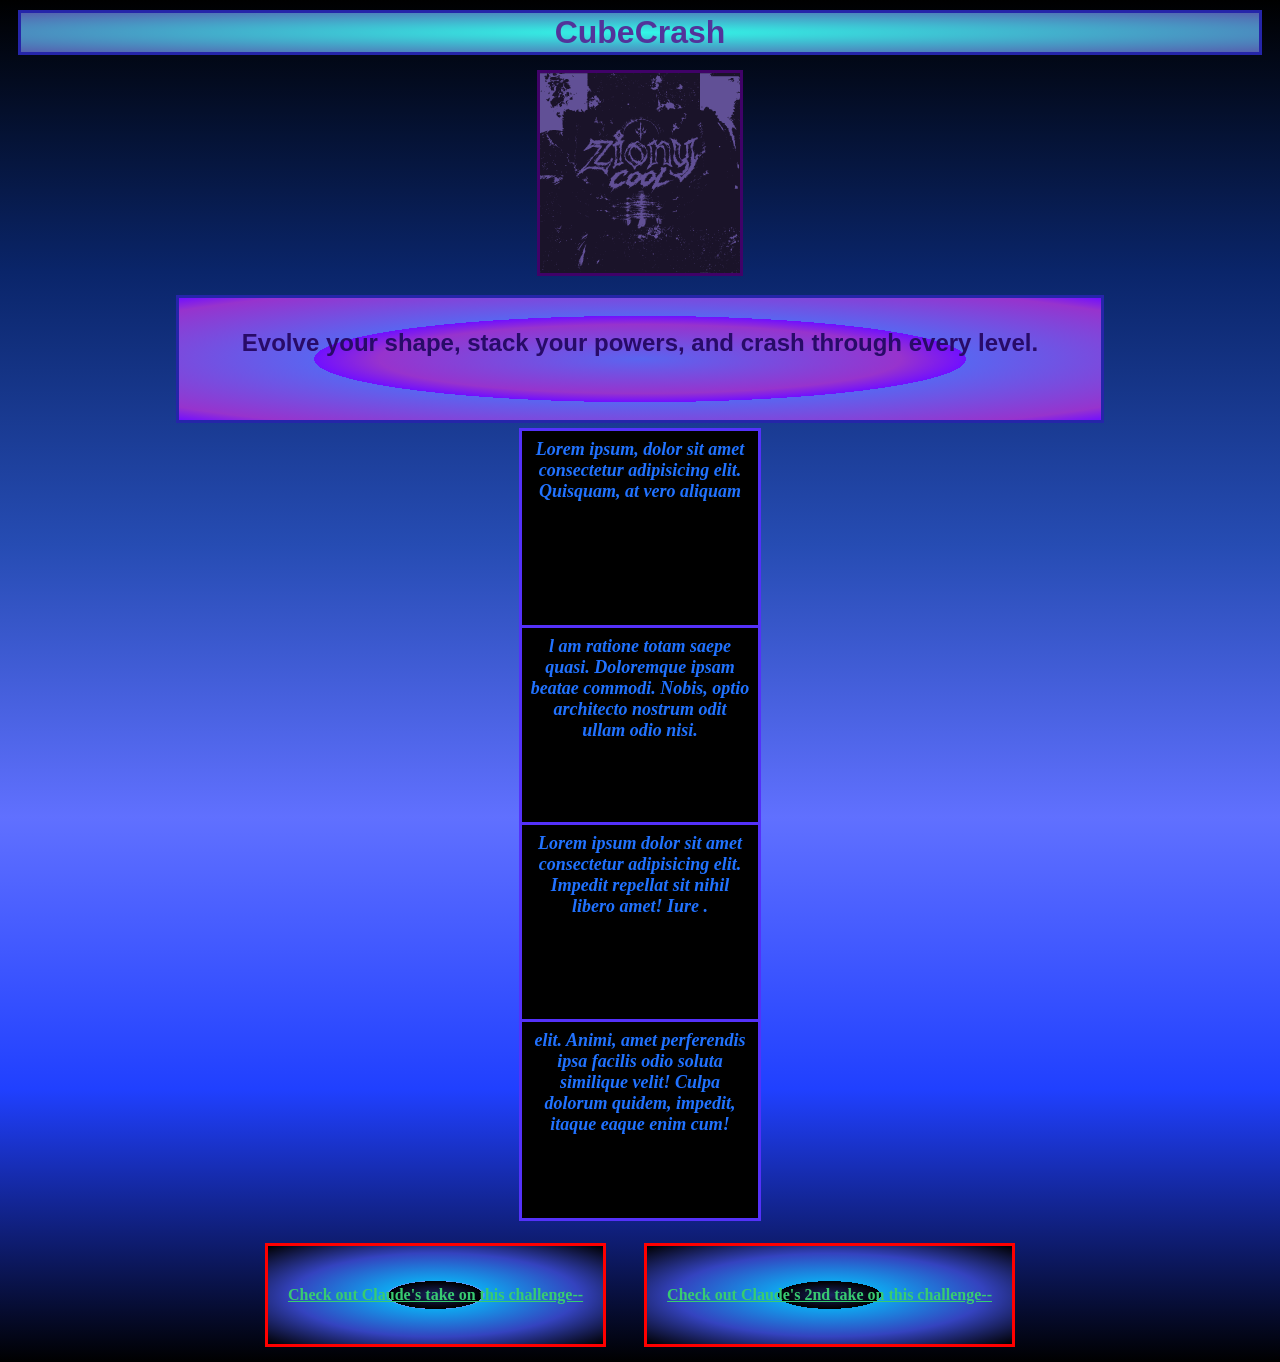
<file: index.html>
<!DOCTYPE html>
<html lang="en">
<head>
    <meta charset="UTF-8">
    <meta name="viewport" content="width=device-width, initial-scale=1.0">
    <title>CubeCrash </title>
    <link rel="stylesheet" href="style.css">
    
</head>
<body>
            <!--Header n Logo.--> 
    <div class="Title-Name"> 
        <h1 class="Heading">CubeCrash</h1>
    </div>
    <img id="Logo" src="./Images/yt logo.png" alt="CubeCrash Logo">
            <!--Main Body Streamline-->
            <div class="Sub-Title"><h2>Evolve your shape, stack your powers, and crash through every level.</h2>
             </div>
             </div>
             <div class=" " >
                <p class="Cube-box ">Lorem ipsum, dolor sit amet consectetur adipisicing elit. Quisquam, at vero aliquam </p>
                <p class="Cube-box ">l am ratione totam saepe quasi. Doloremque ipsam beatae commodi. Nobis, optio architecto nostrum odit ullam odio nisi.</p>
                <p class="Cube-box ">Lorem ipsum dolor sit amet consectetur adipisicing elit. Impedit repellat sit nihil libero amet! Iure .</p>
                <p class="Cube-box ">elit. Animi, amet perferendis ipsa facilis odio soluta similique velit! Culpa dolorum quidem, impedit, itaque eaque enim cum!</p>

             </div>
             <!--link to Claude's take on the challenge-->
             <a href="mock.html" class="Btn-Link">Check out Claude's take on this challenge--</a>
            <a href="mock2.html" class="Btn-Link">Check out Claude's 2nd take on this challenge--</a>


</body>
</body>
</html>
</file>
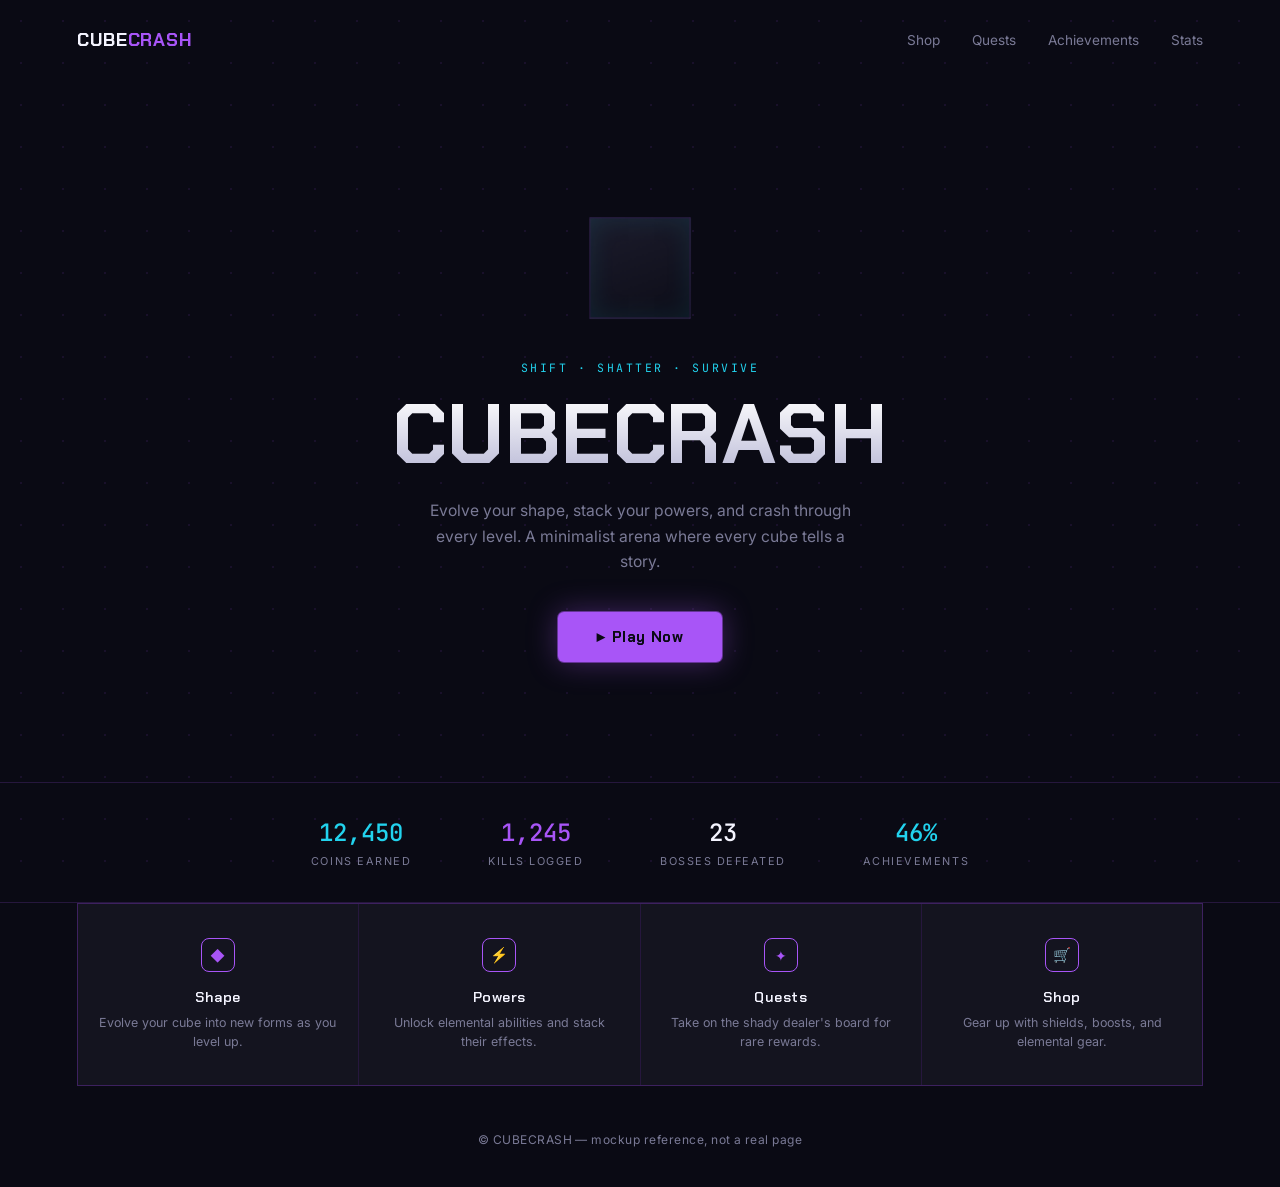
<file: mock.html>
<!DOCTYPE html>
<html lang="en">
<head>
<meta charset="UTF-8">
<title>CubeCrash — Mockup Reference</title>
<meta name="viewport" content="width=device-width, initial-scale=1.0">
<link rel="preconnect" href="https://fonts.googleapis.com">
<link href="https://fonts.googleapis.com/css2?family=Chakra+Petch:wght@400;600;700&family=Inter:wght@400;500&family=JetBrains+Mono:wght@500&display=swap" rel="stylesheet">
<style>
  :root{
    --void:#0A0A14;
    --panel:#14141F;
    --panel-line: rgba(168,85,247,0.18);
    --violet:#A855F7;
    --cyan:#22D3EE;
    --text:#F4F4FF;
    --muted:#7A7A96;
  }

  *{ box-sizing:border-box; margin:0; padding:0; }

  body{
    background:var(--void);
    color:var(--text);
    font-family:'Inter', sans-serif;
    overflow-x:hidden;
  }

  /* subtle floating grid dots, like the menu backgrounds */
  body::before{
    content:"";
    position:fixed; inset:0;
    background-image: radial-gradient(circle, rgba(168,85,247,0.10) 1px, transparent 1px);
    background-size: 42px 42px;
    pointer-events:none;
    z-index:0;
  }

  nav{
    position:relative; z-index:2;
    display:flex; align-items:center; justify-content:space-between;
    padding: 28px 6vw;
  }

  .logo{
    font-family:'Chakra Petch', sans-serif;
    font-weight:700;
    font-size:1.15rem;
    letter-spacing:0.04em;
  }
  .logo span{ color:var(--violet); }

  .nav-links{
    display:flex; gap:32px;
    font-size:0.85rem;
    color:var(--muted);
  }
  .nav-links a{ color:var(--muted); text-decoration:none; transition:color .2s; }
  .nav-links a:hover{ color:var(--text); }

  /* HERO */
  .hero{
    position:relative; z-index:2;
    min-height:78vh;
    display:flex; flex-direction:column; align-items:center; justify-content:center;
    text-align:center;
    padding: 40px 6vw 20px;
  }

  .cube-wrap{
    perspective: 900px;
    margin-bottom: 44px;
  }
  .cube{
    width:96px; height:96px;
    position:relative;
    transform-style:preserve-3d;
    animation: spin 9s linear infinite;
  }
  .cube .face{
    position:absolute; inset:0;
    background: linear-gradient(160deg, #1c1c2c, #0d0d18);
    border:1px solid var(--panel-line);
    box-shadow: 0 0 24px rgba(34,211,238,0.10) inset;
  }
  .cube .front{ transform: translateZ(48px); }
  .cube .back{ transform: rotateY(180deg) translateZ(48px); }
  .cube .right{ transform: rotateY(90deg) translateZ(48px); }
  .cube .left{ transform: rotateY(-90deg) translateZ(48px); }
  .cube .top{ transform: rotateX(90deg) translateZ(48px); }
  .cube .bottom{ transform: rotateX(-90deg) translateZ(48px); }

  @keyframes spin{
    from{ transform: rotateX(-18deg) rotateY(0deg); }
    to{ transform: rotateX(-18deg) rotateY(360deg); }
  }

  .eyebrow{
    font-family:'JetBrains Mono', monospace;
    font-size:0.72rem;
    letter-spacing:0.22em;
    color:var(--cyan);
    text-transform:uppercase;
    margin-bottom:18px;
  }

  h1{
    font-family:'Chakra Petch', sans-serif;
    font-weight:700;
    font-size: clamp(2.6rem, 7vw, 5.2rem);
    letter-spacing:0.01em;
    line-height:1;
    background: linear-gradient(180deg, #ffffff, #b9b9d6);
    -webkit-background-clip:text;
    background-clip:text;
    color:transparent;
  }

  .tagline{
    margin-top:22px;
    max-width:440px;
    color:var(--muted);
    font-size:0.98rem;
    line-height:1.6;
  }

  .cta{
    margin-top:38px;
    display:inline-flex; align-items:center; gap:10px;
    padding: 15px 38px;
    background: var(--violet);
    color:#0A0A14;
    font-family:'Chakra Petch', sans-serif;
    font-weight:700;
    letter-spacing:0.04em;
    font-size:0.95rem;
    text-decoration:none;
    border-radius:6px;
    box-shadow: 0 0 0 1px rgba(168,85,247,0.5), 0 0 30px rgba(168,85,247,0.35);
    transition: transform .18s ease, box-shadow .18s ease;
  }
  .cta:hover{ transform: translateY(-2px); box-shadow: 0 0 0 1px rgba(168,85,247,0.7), 0 0 44px rgba(168,85,247,0.5); }

  /* STAT STRIP — echoes the Stats page numeric readouts */
  .stat-strip{
    position:relative; z-index:2;
    display:flex; justify-content:center;
    gap: clamp(24px, 6vw, 90px);
    padding: 34px 6vw;
    border-top:1px solid var(--panel-line);
    border-bottom:1px solid var(--panel-line);
    flex-wrap:wrap;
  }
  .stat{ text-align:center; }
  .stat .num{
    font-family:'JetBrains Mono', monospace;
    font-size:1.5rem;
    font-weight:500;
    color:var(--text);
  }
  .stat .num.c{ color:var(--cyan); }
  .stat .num.v{ color:var(--violet); }
  .stat .label{
    margin-top:6px;
    font-size:0.68rem;
    letter-spacing:0.14em;
    text-transform:uppercase;
    color:var(--muted);
  }

  /* FEATURE ROW */
  .features{
    position:relative; z-index:2;
    display:grid;
    grid-template-columns: repeat(4, 1fr);
    gap:1px;
    background: var(--panel-line);
    margin: 0 6vw;
    border:1px solid var(--panel-line);
  }
  .feature{
    background: var(--panel);
    padding: 34px 20px;
    text-align:center;
  }
  .feature .icon{
    width:34px; height:34px;
    margin:0 auto 16px;
    border:1.5px solid var(--violet);
    border-radius:8px;
    display:flex; align-items:center; justify-content:center;
    color:var(--violet);
    font-size:0.9rem;
  }
  .feature h3{
    font-family:'Chakra Petch', sans-serif;
    font-size:0.9rem;
    font-weight:600;
    letter-spacing:0.03em;
    margin-bottom:8px;
  }
  .feature p{
    font-size:0.78rem;
    color:var(--muted);
    line-height:1.5;
  }

  footer{
    position:relative; z-index:2;
    text-align:center;
    padding: 46px 6vw 40px;
    color:var(--muted);
    font-size:0.75rem;
    letter-spacing:0.04em;
  }

  @media (max-width:680px){
    .nav-links{ display:none; }
    .features{ grid-template-columns: repeat(2, 1fr); }
  }
</style>
</head>
<body>

  <nav>
    <div class="logo">CUBE<span>CRASH</span></div>
    <div class="nav-links">
      <a href="#">Shop</a>
      <a href="#">Quests</a>
      <a href="#">Achievements</a>
      <a href="#">Stats</a>
    </div>
  </nav>

  <section class="hero">
    <div class="cube-wrap">
      <div class="cube">
        <div class="face front"></div>
        <div class="face back"></div>
        <div class="face right"></div>
        <div class="face left"></div>
        <div class="face top"></div>
        <div class="face bottom"></div>
      </div>
    </div>

    <div class="eyebrow">Shift · Shatter · Survive</div>
    <h1>CUBECRASH</h1>
    <p class="tagline">Evolve your shape, stack your powers, and crash through
      every level. A minimalist arena where every cube tells a story.</p>
    <a href="#" class="cta">▶ Play Now</a>
  </section>

  <div class="stat-strip">
    <div class="stat"><div class="num c">12,450</div><div class="label">Coins Earned</div></div>
    <div class="stat"><div class="num v">1,245</div><div class="label">Kills Logged</div></div>
    <div class="stat"><div class="num">23</div><div class="label">Bosses Defeated</div></div>
    <div class="stat"><div class="num c">46%</div><div class="label">Achievements</div></div>
  </div>

  <div class="features">
    <div class="feature">
      <div class="icon">◆</div>
      <h3>Shape</h3>
      <p>Evolve your cube into new forms as you level up.</p>
    </div>
    <div class="feature">
      <div class="icon">⚡</div>
      <h3>Powers</h3>
      <p>Unlock elemental abilities and stack their effects.</p>
    </div>
    <div class="feature">
      <div class="icon">✦</div>
      <h3>Quests</h3>
      <p>Take on the shady dealer's board for rare rewards.</p>
    </div>
    <div class="feature">
      <div class="icon">🛒</div>
      <h3>Shop</h3>
      <p>Gear up with shields, boosts, and elemental gear.</p>
    </div>
  </div>

  <footer>© CUBECRASH — mockup reference, not a real page</footer>

</body>
</html>
</file>
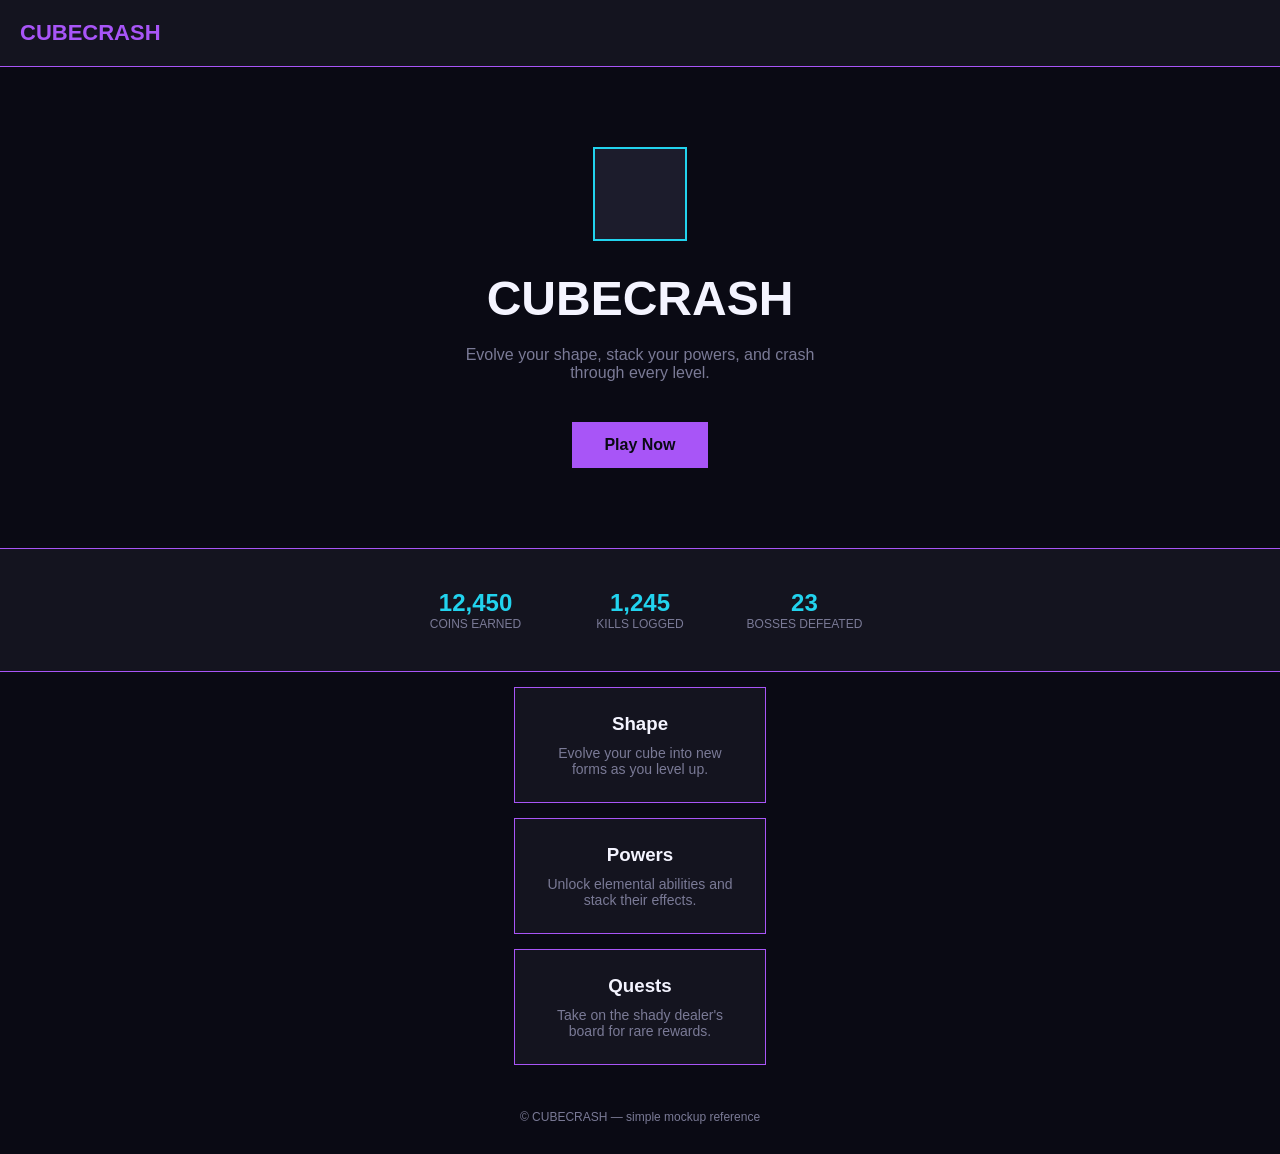
<file: mock2.html>
<!DOCTYPE html>
<html lang="en">
<head>
<meta charset="UTF-8">
<title>CubeCrash — Simple Mockup</title>
<style>
  body {
    background-color: #0A0A14;
    color: #F4F4FF;
    font-family: sans-serif;
    margin: 0;
    padding: 0;
  }

  .navbar {
    background-color: #14141F;
    padding: 20px;
    border-bottom: 1px solid #A855F7;
  }

  .logo {
    color: #A855F7;
    font-size: 22px;
    font-weight: bold;
    text-align: left;
  }

  .hero {
    padding: 80px 20px;
    text-align: center;
  }

  .cube-box {
    width: 90px;
    height: 90px;
    background-color: #1c1c2c;
    border: 2px solid #22D3EE;
    margin: 0 auto 30px auto;
  }

  .hero h1 {
    font-size: 48px;
    margin: 0;
  }

  .hero p {
    color: #7A7A96;
    max-width: 400px;
    margin: 20px auto;
  }

  .cta-button {
    display: inline-block;
    background-color: #A855F7;
    color: #0A0A14;
    padding: 14px 32px;
    border: none;
    font-weight: bold;
    text-decoration: none;
    margin-top: 20px;
  }

  .stats-bar {
    background-color: #14141F;
    padding: 30px 20px;
    border-top: 1px solid #A855F7;
    border-bottom: 1px solid #A855F7;
    text-align: center;
  }

  .stat-box {
    display: inline-block;
    width: 140px;
    margin: 10px;
  }

  .stat-number {
    color: #22D3EE;
    font-size: 24px;
    font-weight: bold;
  }

  .stat-label {
    color: #7A7A96;
    font-size: 12px;
  }

  .feature-box {
    background-color: #14141F;
    border: 1px solid #A855F7;
    width: 200px;
    padding: 25px;
    margin: 15px auto;
    text-align: center;
  }

  .feature-box h3 {
    color: #F4F4FF;
    margin: 0 0 10px 0;
  }

  .feature-box p {
    color: #7A7A96;
    font-size: 14px;
    margin: 0;
  }

  footer {
    text-align: center;
    padding: 30px;
    color: #7A7A96;
    font-size: 12px;
  }
</style>
</head>
<body>

  <div class="navbar">
    <div class="logo">CUBECRASH</div>
  </div>

  <div class="hero">
    <div class="cube-box"></div>
    <h1>CUBECRASH</h1>
    <p>Evolve your shape, stack your powers, and crash through every level.</p>
    <a href="#" class="cta-button">Play Now</a>
  </div>

  <div class="stats-bar">
    <div class="stat-box">
      <div class="stat-number">12,450</div>
      <div class="stat-label">COINS EARNED</div>
    </div>
    <div class="stat-box">
      <div class="stat-number">1,245</div>
      <div class="stat-label">KILLS LOGGED</div>
    </div>
    <div class="stat-box">
      <div class="stat-number">23</div>
      <div class="stat-label">BOSSES DEFEATED</div>
    </div>
  </div>

  <div class="feature-box">
    <h3>Shape</h3>
    <p>Evolve your cube into new forms as you level up.</p>
  </div>

  <div class="feature-box">
    <h3>Powers</h3>
    <p>Unlock elemental abilities and stack their effects.</p>
  </div>

  <div class="feature-box">
    <h3>Quests</h3>
    <p>Take on the shady dealer's board for rare rewards.</p>
  </div>

  <footer>© CUBECRASH — simple mockup reference</footer>

</body>
</html>
</file>
<file: style.css>
body{
    box-sizing: border-box;
    background-image: linear-gradient(to top ,#000000,#2040ff,#6070ff,#264cb3,#0a256a,#000000);
    text-align: center;
    font-family: Georgia, 'Times New Roman', Times, serif;
}
p{
    
    background-color: rgb(128, 52, 199);
    
}

a{
    color: #38cc71;
    font-weight: bolder;
}

h1,
.Heading{
    
    background-color: #453088;
    color: rgb(83, 51, 154);
    
    font-weight: bolder;
    font-family: Verdana, Geneva, Tahoma, sans-serif;
    
} 
/*Applies to all Headings in index.html*/
.Heading{
    background-image: radial-gradient(#32F7E7, #5561AF);
    padding: 1px;
    border: 3px solid rgb(37, 37, 169);
    margin: 10px;

}
.Sub-Title{
    /*Sub-Titles Apply to all sub-titles that display extra info */
    text-align: center;
    height: 100px;
    width: 90%; max-width: 900px;


    background-image: repeating-radial-gradient(#5A65F0 50%,#9733CD 90% ,#710FFF);
    color: rgb(40, 11, 104);

    font-weight: bolder;
    font-family: Verdana, Geneva, Tahoma, sans-serif;
    
    padding: 11px;
    border: 3px solid rgb(37, 37, 169);
    margin: 10px auto;
}
.Box{
    height: 50%; max-height:fit-content;
    width: 50%;max-width: fit-content;
}
.Cube-box{
    height: 180px; max-height: 900px;
    width: 220px; max-width: 900%;

    background-color: black;
    color: #2172FF;
    font-weight: bold;

    padding: 8px;
    border: 3px solid #5431FA;
    margin: -5px auto ;

    font-style: italic;
    font-size: large;
}

/*img Id's and size settings */

#Logo{
    width: 200px;
    height: 200px;
    border: 3px solid #400268;
    margin: 5px;
}
/*Button links styles n Id's*/
.Btn-Link{
    outline: solid red;
    display: inline-block;

    background-image: repeating-radial-gradient(#000000 20%,#3443BF 10%,#8143FD 10%,#8478DF 20%,#7294FF 20%,#0FA6EF 50px,#3443BF ,#000000);
    margin: 30px 20px 10px 20px;
    padding: 40px 20px;
}
.Btn-Link:hover{
        background:radial-gradient(#000000 10%,#5901DC,#7345CD,#8355DD,#4354ff 80%);

   color: red;
}
</file>
